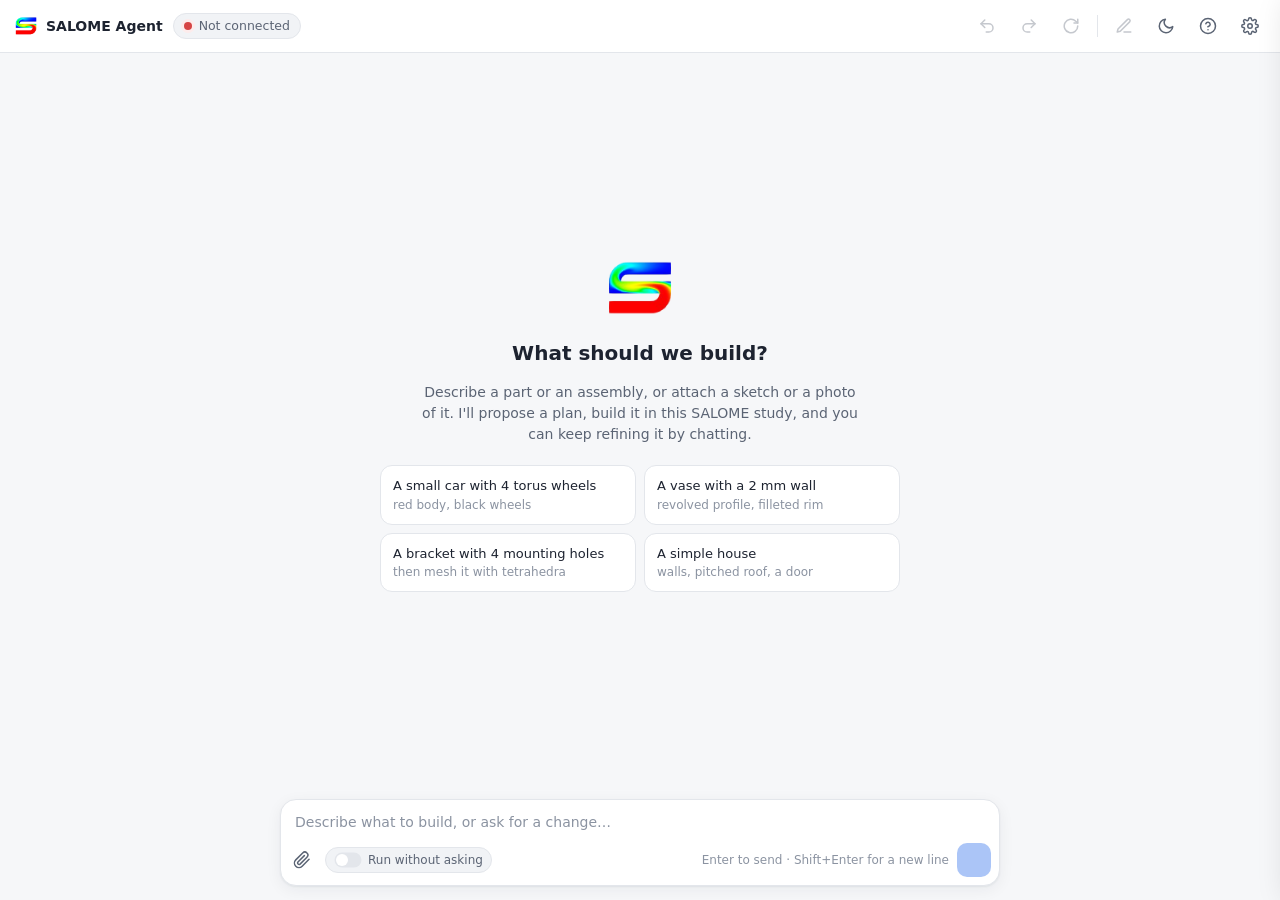
<file: salome_agent_gui/web/index.html>
<!doctype html>
<!-- Copyright (C) 2026  salome-agent authors, LGPL 2.1 or later -->
<html lang="en" data-theme="light">
<head>
<meta charset="utf-8">
<title>SALOME Agent</title>
<link rel="stylesheet" href="app.css">
<script src="qrc:///qtwebchannel/qwebchannel.js"></script>
<script src="app.js" defer></script>
</head>
<body class="is-empty">

<header class="header">
  <div class="brand"><img class="logo" src="salome-s.png" alt="">SALOME Agent</div>
  <span class="status off" id="status"><span class="dot"></span><span id="status-label">Not connected</span></span>
  <span class="spacer"></span>
  <button class="icon-btn" id="btn-undo" data-tip="Undo last turn" disabled><svg viewBox="0 0 24 24" fill="none" stroke="currentColor" stroke-width="2" stroke-linecap="round" stroke-linejoin="round"><path d="M9 14 4 9l5-5"/><path d="M4 9h10.5a5.5 5.5 0 0 1 0 11H11"/></svg></button>
  <button class="icon-btn" id="btn-redo" data-tip="Redo" disabled><svg viewBox="0 0 24 24" fill="none" stroke="currentColor" stroke-width="2" stroke-linecap="round" stroke-linejoin="round"><path d="m15 14 5-5-5-5"/><path d="M20 9H9.5a5.5 5.5 0 0 0 0 11H13"/></svg></button>
  <button class="icon-btn" id="btn-rebuild" data-tip="Rebuild the study from the model" disabled><svg viewBox="0 0 24 24" fill="none" stroke="currentColor" stroke-width="2" stroke-linecap="round" stroke-linejoin="round"><path d="M21 12a9 9 0 1 1-2.64-6.36L21 8"/><path d="M21 3v5h-5"/></svg></button>
  <span class="hdr-sep"></span>
  <button class="icon-btn" id="btn-new" data-tip="New conversation" disabled><svg viewBox="0 0 24 24" fill="none" stroke="currentColor" stroke-width="2" stroke-linecap="round" stroke-linejoin="round"><path d="M12 20h9"/><path d="M16.5 3.5a2.1 2.1 0 0 1 3 3L7 19l-4 1 1-4z"/></svg></button>
  <button class="icon-btn" id="btn-theme" data-tip="Dark theme"><svg class="i-moon" viewBox="0 0 24 24" fill="none" stroke="currentColor" stroke-width="2" stroke-linecap="round" stroke-linejoin="round"><path d="M21 12.8A9 9 0 1 1 11.2 3a7 7 0 0 0 9.8 9.8z"/></svg><svg class="i-sun" viewBox="0 0 24 24" fill="none" stroke="currentColor" stroke-width="2" stroke-linecap="round" stroke-linejoin="round"><circle cx="12" cy="12" r="4"/><path d="M12 2v2M12 20v2M4.9 4.9l1.4 1.4M17.7 17.7l1.4 1.4M2 12h2M20 12h2M4.9 19.1l1.4-1.4M17.7 6.3l1.4-1.4"/></svg></button>
  <button class="icon-btn" id="btn-help" data-tip="Help"><svg viewBox="0 0 24 24" fill="none" stroke="currentColor" stroke-width="2" stroke-linecap="round" stroke-linejoin="round"><circle cx="12" cy="12" r="10"/><path d="M9.1 9a3 3 0 0 1 5.8 1c0 2-3 3-3 3M12 17h.01"/></svg></button>
  <button class="icon-btn" id="btn-settings" data-tip="Settings"><svg viewBox="0 0 24 24" fill="none" stroke="currentColor" stroke-width="2" stroke-linecap="round" stroke-linejoin="round"><circle cx="12" cy="12" r="3"/><path d="M19.4 15a1.7 1.7 0 0 0 .3 1.8l.1.1a2 2 0 1 1-2.8 2.8l-.1-.1a1.7 1.7 0 0 0-1.8-.3 1.7 1.7 0 0 0-1 1.5V21a2 2 0 1 1-4 0v-.1a1.7 1.7 0 0 0-1.1-1.5 1.7 1.7 0 0 0-1.8.3l-.1.1a2 2 0 1 1-2.8-2.8l.1-.1a1.7 1.7 0 0 0 .3-1.8 1.7 1.7 0 0 0-1.5-1H3a2 2 0 1 1 0-4h.1a1.7 1.7 0 0 0 1.5-1.1 1.7 1.7 0 0 0-.3-1.8l-.1-.1a2 2 0 1 1 2.8-2.8l.1.1a1.7 1.7 0 0 0 1.8.3H9a1.7 1.7 0 0 0 1-1.5V3a2 2 0 1 1 4 0v.1a1.7 1.7 0 0 0 1 1.5 1.7 1.7 0 0 0 1.8-.3l.1-.1a2 2 0 1 1 2.8 2.8l-.1.1a1.7 1.7 0 0 0-.3 1.8V9a1.7 1.7 0 0 0 1.5 1H21a2 2 0 1 1 0 4h-.1a1.7 1.7 0 0 0-1.5 1z"/></svg></button>
</header>

<div class="banner" id="banner" hidden></div>
<div class="help" id="help" hidden>
  The first message starts a conversation: I propose a plan, you approve or edit it, and each
  stage is built in this SALOME study. Follow-up messages change that model ("make the roof
  taller", "add a chimney"). Undo and Redo step through turns; Rebuild recreates the study from
  the model when they got out of sync; New conversation starts over. While a conversation is
  open it keeps the agent server to itself. result.py and report.md are linked after each turn.
  Attach sketches, photos or drawings with the paperclip, by dropping them on the window or by
  pasting them: the model is built from what they show.
</div>

<div class="empty">
  <img class="logo-big" src="salome-s.png" alt="">
  <h2>What should we build?</h2>
  <p>Describe a part or an assembly, or attach a sketch or a photo of it. I'll propose a plan, build it in this SALOME study, and you can keep refining it by chatting.</p>
  <div class="suggestions">
    <button class="suggestion" data-text="A small car with 4 torus wheels, red body and black wheels">A small car with 4 torus wheels<small>red body, black wheels</small></button>
    <button class="suggestion" data-text="A vase with a 2 mm wall, revolved profile and a filleted rim">A vase with a 2 mm wall<small>revolved profile, filleted rim</small></button>
    <button class="suggestion" data-text="A bracket with 4 mounting holes, then mesh it with tetrahedra">A bracket with 4 mounting holes<small>then mesh it with tetrahedra</small></button>
    <button class="suggestion" data-text="A simple house with walls, a pitched roof and a door">A simple house<small>walls, pitched roof, a door</small></button>
  </div>
</div>

<main class="transcript" id="transcript"><div class="col" id="col"></div></main>

<div class="composer-wrap">
  <div class="composer" id="composer">
    <div class="attachments" id="attachments" hidden></div>
    <textarea id="input" rows="1" placeholder="Describe what to build, or ask for a change…"></textarea>
    <div class="composer-row">
      <button class="icon-btn tip-up" id="btn-attach" data-tip="Attach images"><svg viewBox="0 0 24 24" fill="none" stroke="currentColor" stroke-width="2" stroke-linecap="round" stroke-linejoin="round"><path d="m21.4 11.1-9.2 9.2a6 6 0 0 1-8.5-8.5l9.2-9.2a4 4 0 0 1 5.7 5.7l-9.2 9.2a2 2 0 0 1-2.8-2.8l8.5-8.5"/></svg></button>
      <input type="file" id="file" accept="image/png,image/jpeg,image/webp,image/gif,image/bmp" multiple hidden>
      <span class="mode" id="auto" title="Skips plan approval and the stage-failure prompt"><span class="switch small" id="batch-sw"></span>Run without asking</span>
      <span class="spacer"></span>
      <span class="hint" id="hint">Enter to send · Shift+Enter for a new line</span>
      <button class="send" id="send" title="Send" disabled></button>
    </div>
  </div>
</div>

<div class="drop-zone" id="drop-zone"><div>Drop images to attach them</div></div>
<div class="lightbox" id="lightbox" hidden><img id="lightbox-img" alt=""></div>

<div class="scrim" id="scrim"></div>
<aside class="drawer" id="drawer">
  <div class="drawer-head">Settings<span class="spacer"></span>
    <button class="icon-btn" id="btn-close-settings"><svg viewBox="0 0 24 24" fill="none" stroke="currentColor" stroke-width="2" stroke-linecap="round"><path d="M18 6 6 18M6 6l12 12"/></svg></button>
  </div>
  <div class="drawer-body">
    <div>
      <div class="section-title">Agent server</div>
      <div class="conn-card" id="conn-card"><span class="dot"></span><span id="conn-label"></span><span class="spacer"></span><button class="btn ghost small" id="btn-reconnect" title="Look for the agent server SALOME runs again">Reconnect</button></div>
    </div>
    <div>
      <div class="section-title">Model <span class="lock-note" id="model-lock" hidden>— modules and advanced locked while a conversation is open</span></div>
      <div class="toggle-row" title="Off: choose a model, or another endpoint, per module (e.g. a drawing reader for vision)"><div><div class="t-label">Same model for every module</div></div><span class="switch" id="set-shared"></span></div>
      <div class="field" title="Endpoint base URL, up to and including /v1"><label for="set-base-url">LLM base URL</label><input id="set-base-url"></div>
      <div class="row2">
        <div class="field" title="Model name sent with every request (each module uses it unless overridden below)"><label for="set-model">Model</label><input id="set-model"></div>
        <div class="field" title="Sent as Authorization: Bearer <key>; leave empty for an endpoint without auth"><label for="set-api-key">API key</label><input id="set-api-key" type="password"></div>
      </div>
      <div class="field" title="CA bundle for an HTTPS endpoint with a private CA; empty uses the system trust store"><label for="set-ssl-cert">CA certificate file</label><input id="set-ssl-cert" placeholder="System trust store"></div>
      <div id="module-rows" class="module-rows" hidden></div>
      <div class="err-note" id="models-error" hidden></div>
      <details class="advanced" id="set-advanced"><summary>Advanced</summary>
        <div class="row2">
          <div class="field" title="Approx tokens the model may think before it acts; past it the call is cut and re-asked once, a second cut ends the stage; 0 = no limit"><label for="set-budget">Reasoning budget (0 = off)</label><input id="set-budget" type="number" min="0" max="200000" step="1000"></div>
          <div class="field" title="How many times the image reader is sent its spec's errors (open outline, arc off its radius, hole outside...) to fix them; errors left go to the build"><label for="set-vision-fix">Vision fix rounds</label><input id="set-vision-fix" type="number" min="0" max="5" step="1"></div>
        </div>
        <div class="field" title="Seconds one LLM call may run in total; a call still generating at the limit is cut and not retried"><label for="set-timeout">LLM timeout (s)</label><input id="set-timeout" type="number" min="10" max="1800" step="10"></div>
      </details>
    </div>
    <div>
      <div class="section-title">Runs <span class="lock-note" id="run-lock" hidden>— locked while a conversation is open</span></div>
      <div class="toggle-row" title="Skips plan approval and the stage-failure prompt; a failed stage follows &quot;When a stage fails&quot;"><div><div class="t-label">Run without asking</div></div><span class="switch" id="set-batch"></span></div>
      <div class="row2">
        <div class="field" title="When running without asking: stop the run, or skip a stage that fails and go on"><label for="set-on-failure">When a stage fails</label><select id="set-on-failure"><option value="abort">Stop the run</option><option value="continue">Continue</option></select></div>
        <div class="field" title="Planner hints: geom is offered a small per-stage tool set and loads more on demand. All tools: the full geom set on every call"><label for="set-tools">Tools offered</label><select id="set-tools"><option value="hints">Planner hints</option><option value="all">All tools</option></select></div>
      </div>
      <div class="row2">
        <div class="field" title="How finely the planner splits a request into stages"><label for="set-detail">Plan detail</label><select id="set-detail"><option value="coarse">Fewer stages</option><option value="balanced">Balanced</option><option value="fine">More stages</option></select></div>
        <div class="field" title="How hard geom is pushed to measure where its shapes landed. Before finishing: check once at the end. Strict: measure after every move or boolean"><label for="set-cadence">Self-check</label><select id="set-cadence"><option value="none">Off</option><option value="final">Before finishing a stage</option><option value="strict">Strict</option></select></div>
      </div>
      <div class="row2">
        <div class="field" title="Most model turns one stage may take (a turn can carry several tool calls)"><label for="set-cap">Tool calls per stage</label><input id="set-cap" type="number" min="1" max="60" step="1"></div>
      </div>
      <div class="field" title="How much the run logs. LLM trace also writes every prompt, response and reasoning to the run folder"><label for="set-verbose">Log detail</label><select id="set-verbose"><option value="0">Normal</option><option value="1">Verbose</option><option value="2">LLM trace (-vv)</option></select></div>
      <div class="toggle-row" title="Debug: what the model thinks while it works, under each stage"><div><div class="t-label">Show model reasoning</div></div><span class="switch" id="set-reasoning"></span></div>
    </div>
    <div>
      <div class="section-title">Appearance</div>
      <div class="field" title="Chat window colours; Same as SALOME follows SALOME's theme"><label for="set-theme">Theme</label><select id="set-theme"><option value="system">Same as SALOME</option><option value="light">Light</option><option value="dark">Dark</option></select></div>
    </div>
    <div>
      <div class="section-title">Configuration file</div>
      <div class="path" id="config-path"></div>
      <div class="drawer-actions"><button class="btn" id="btn-load-config" title="Use another configuration file; the GUI reads and saves that file from now on, and starts on it next time. Locked while a conversation is open">Load config…</button><button class="btn" id="btn-edit-json" title="Edit the whole configuration file, including keys the form does not show">Edit JSON…</button></div>
    </div>
  </div>
  <div class="drawer-foot"><button class="btn" id="btn-cancel">Cancel</button><button class="btn primary" id="btn-save">Save</button></div>
</aside>

</body>
</html>
</file>
<file: salome_agent_gui/web/app.css>
/* Copyright (C) 2026  salome-agent authors, LGPL 2.1 or later */
:root {
  --bg: #f6f7f9;
  --surface: #ffffff;
  --surface-2: #f1f3f6;
  --border: #e3e6eb;
  --text: #1d2330;
  --text-2: #5b6474;
  --text-3: #8b93a1;
  --accent: #2f6fec;
  --accent-soft: #e8f0fe;
  --accent-text: #ffffff;
  --user-bubble: #2f6fec;
  --ok: #1f9d55;
  --ok-soft: #e6f6ec;
  --warn: #c77700;
  --warn-soft: #fff4e0;
  --err: #d64545;
  --err-soft: #fdecec;
  --badge-geom: #7a4fd6;
  --badge-geom-soft: #f1ebfd;
  --badge-smesh: #0e8a7e;
  --badge-smesh-soft: #e3f5f3;
  --badge-shaper: #b35c00;
  --badge-shaper-soft: #fdf0e3;
  --shadow: 0 1px 2px rgba(20, 30, 50, .06), 0 4px 16px rgba(20, 30, 50, .06);
  --radius: 14px;
  --mono: ui-monospace, "JetBrains Mono", "DejaVu Sans Mono", monospace;
}
[data-theme="dark"] {
  --bg: #15181e;
  --surface: #1c2028;
  --surface-2: #232833;
  --border: #2e3440;
  --text: #e6e9ef;
  --text-2: #a4acba;
  --text-3: #6f7888;
  --accent: #5b8ff9;
  --accent-soft: #1f2d4a;
  --user-bubble: #3a6ff0;
  --ok: #4cc27f;
  --ok-soft: #173325;
  --warn: #f0a93b;
  --warn-soft: #3a2c14;
  --err: #f07171;
  --err-soft: #3d1c1f;
  --badge-geom: #b39af5;
  --badge-geom-soft: #2d2445;
  --badge-smesh: #4fd1c1;
  --badge-smesh-soft: #163531;
  --badge-shaper: #f0a35c;
  --badge-shaper-soft: #3d2a17;
  --shadow: 0 1px 2px rgba(0,0,0,.3), 0 6px 20px rgba(0,0,0,.25);
}

* { box-sizing: border-box; }
[hidden] { display: none !important; }
html, body { margin: 0; height: 100%; }
body {
  font: 14px/1.5 system-ui, -apple-system, "Segoe UI", Cantarell, "Noto Sans", sans-serif;
  background: var(--bg);
  color: var(--text);
  display: flex; flex-direction: column;
  overflow: hidden; position: relative;
}
button { font: inherit; }

::-webkit-scrollbar { width: 10px; height: 10px; }
::-webkit-scrollbar-track { background: transparent; }
::-webkit-scrollbar-thumb { background: var(--border); border-radius: 999px; border: 2px solid var(--bg); }
::-webkit-scrollbar-thumb:hover { background: var(--text-3); }
::-webkit-scrollbar-button { display: none; }

/* ---- header ---- */
.header {
  flex: none;
  display: flex; align-items: center; gap: 10px;
  padding: 10px 14px;
  background: var(--surface);
  border-bottom: 1px solid var(--border);
}
.brand { display: flex; align-items: center; gap: 8px; font-weight: 650; flex: none; white-space: nowrap; }
.brand .logo { width: 24px; height: 24px; object-fit: contain; }
.status {
  display: inline-flex; align-items: center; gap: 7px;
  padding: 3px 10px; border-radius: 999px;
  background: var(--surface-2); color: var(--text-2); font-size: 12.5px;
  border: 1px solid var(--border);
  min-width: 0;
}
/* one line, cut with an ellipsis; the full text is in its tooltip */
#status-label { white-space: nowrap; overflow: hidden; text-overflow: ellipsis; min-width: 0; }
.dot { width: 8px; height: 8px; border-radius: 50%; background: var(--ok); box-shadow: 0 0 0 3px var(--ok-soft); flex: none; }
.status.off .dot, .conn-card.off .dot { background: var(--err); box-shadow: 0 0 0 3px var(--err-soft); }
.spacer { flex: 1; }
.icon-btn {
  width: 32px; height: 32px; border-radius: 8px;
  border: 1px solid transparent; background: transparent; color: var(--text-2);
  display: grid; place-items: center; cursor: pointer; position: relative; padding: 0;
}
.icon-btn:hover:not(:disabled) { background: var(--surface-2); color: var(--text); border-color: var(--border); }
.icon-btn:disabled { opacity: .35; cursor: default; }
.icon-btn svg { width: 18px; height: 18px; }
.icon-btn[data-tip]:hover:not(:disabled)::after {
  content: attr(data-tip);
  position: absolute; top: 38px; right: 0; white-space: nowrap; z-index: 5;
  background: var(--text); color: var(--surface); font-size: 12px;
  padding: 4px 8px; border-radius: 6px;
}
.hdr-sep { width: 1px; height: 22px; background: var(--border); }

.banner {
  flex: none; margin: 10px 18px 0; padding: 10px 14px; border-radius: 10px;
  background: var(--err-soft); color: var(--err); font-size: 13px;
}
.help {
  flex: none; margin: 10px 18px 0; padding: 12px 14px; border-radius: 10px;
  background: var(--surface); border: 1px solid var(--border); color: var(--text-2); font-size: 13px;
}

/* ---- transcript ---- */
.transcript { flex: 1; overflow-y: auto; padding: 20px 0 8px; }
.col { max-width: 720px; margin: 0 auto; padding: 0 18px; display: flex; flex-direction: column; gap: 18px; }

.msg-user { display: flex; justify-content: flex-end; }
.msg-user { flex-direction: column; align-items: flex-end; gap: 6px; }
.msg-images { display: flex; flex-wrap: wrap; justify-content: flex-end; gap: 6px; max-width: 78%; }
.msg-images img {
  width: 120px; height: 120px; object-fit: cover; border-radius: 12px; cursor: zoom-in;
  border: 1px solid var(--border); background: var(--surface-2);
}
.msg-images img:only-child { width: auto; height: auto; max-width: 260px; max-height: 220px; }
.msg-user .bubble {
  max-width: 78%;
  background: var(--user-bubble); color: #fff;
  padding: 9px 14px; border-radius: 18px 18px 4px 18px;
  white-space: pre-wrap; word-break: break-word;
}

.msg-agent { display: flex; gap: 10px; align-items: flex-start; }
.avatar { flex: none; width: 26px; height: 26px; object-fit: contain; margin-top: 3px; }
.agent-body { flex: 1; min-width: 0; display: flex; flex-direction: column; gap: 10px; }
.agent-text { color: var(--text); }
.agent-text .muted, .agent-text.muted { color: var(--text-2); }

.card {
  background: var(--surface);
  border: 1px solid var(--border);
  border-radius: var(--radius);
  box-shadow: var(--shadow);
  overflow: hidden;
}
.card-head {
  display: flex; align-items: center; gap: 8px;
  padding: 10px 14px; border-bottom: 1px solid var(--border);
  font-weight: 600; font-size: 13.5px;
}
.card-head svg { width: 16px; height: 16px; flex: none; }
.card-head .count { color: var(--text-3); font-weight: 500; }
.card-head .meta { color: var(--text-3); font-size: 12px; font-weight: 500; }
.agent-text .meta { margin-left: 8px; color: var(--text-3); font-size: 12px; }
.card-foot {
  display: flex; flex-wrap: wrap; align-items: center; gap: 8px;
  padding: 10px 14px; border-top: 1px solid var(--border); background: var(--surface-2);
}

.steps { list-style: none; margin: 0; padding: 6px 0; }
.step { display: flex; gap: 10px; align-items: flex-start; padding: 7px 14px; }
.step .st { flex: none; width: 20px; height: 20px; border-radius: 50%; display: grid; place-items: center; margin-top: 1px; }
.step .st svg { width: 12px; height: 12px; }
.st.ok { background: var(--ok-soft); color: var(--ok); }
.st.run { color: var(--accent); }
.st.fail { background: var(--err-soft); color: var(--err); }
.st.pend { border: 1.5px dashed var(--text-3); }
.st.skip { background: var(--surface-2); color: var(--text-3); }
.st.stopped { background: var(--surface-2); color: var(--text-3); }
.st.stopped svg { width: 9px; height: 9px; }
.step .main { flex: 1; min-width: 0; }
.step .line { display: flex; gap: 8px; align-items: flex-start; }
.step .line > .mod, .step .line > .badge { flex: none; }
.step .intent { flex: 1; min-width: 0; color: var(--text); word-break: break-word; line-height: 20px; }
.step.pending .intent { color: var(--text-2); }
.step .meta { flex: none; color: var(--text-3); font-size: 12px; line-height: 20px; margin-left: auto; white-space: nowrap; }
.err {
  margin-top: 6px; padding: 8px 10px; border-radius: 8px;
  background: var(--err-soft); color: var(--err); font-size: 12.5px; white-space: pre-wrap;
  font-family: var(--mono); word-break: break-word;
}
.mod { width: 20px; height: 20px; flex: none; object-fit: contain; }
.badge {
  display: inline-block; font-size: 11px; font-weight: 700; letter-spacing: .04em;
  padding: 1px 7px; border-radius: 6px; text-transform: uppercase;
  color: var(--text-2); background: var(--surface-2);
}
.badge.geom { color: var(--badge-geom); background: var(--badge-geom-soft); }
.badge.smesh { color: var(--badge-smesh); background: var(--badge-smesh-soft); }
.badge.shaper { color: var(--badge-shaper); background: var(--badge-shaper-soft); }

.spin { animation: spin 1s linear infinite; }
@keyframes spin { to { transform: rotate(360deg); } }

.btn {
  display: inline-flex; align-items: center; gap: 6px;
  font-size: 13px; font-weight: 550;
  padding: 6px 12px; border-radius: 8px; cursor: pointer;
  border: 1px solid var(--border); background: var(--surface); color: var(--text);
}
.btn:hover:not(:disabled) { background: var(--surface-2); }
.btn:disabled { opacity: .5; cursor: default; }
.btn svg { width: 15px; height: 15px; }
.btn.primary { background: var(--accent); border-color: var(--accent); color: var(--accent-text); }
.btn.primary:hover:not(:disabled) { background: var(--accent); filter: brightness(1.07); }
.btn.ghost { border-color: transparent; background: transparent; color: var(--text-2); }
.btn.ghost:hover:not(:disabled) { background: var(--surface); border-color: var(--border); }
.btn.danger, .btn.ghost.danger { color: var(--err); }
.btn.small { padding: 2px 8px; }

.gate-warn { border-color: var(--warn); }
.gate-warn .card-head { color: var(--warn); background: var(--warn-soft); }
.gate-body { padding: 10px 14px; }
.gate-body .err { margin-top: 0; }
.err-line { margin-top: 6px; color: var(--text-3); font-size: 12px; }
.hint-box { display: flex; gap: 8px; align-items: flex-end; padding: 10px 14px; border-top: 1px solid var(--border); }
.hint-box textarea {
  flex: 1; font: inherit; color: var(--text); background: var(--surface-2);
  border: 1px solid var(--border); border-radius: 8px; padding: 7px 10px; resize: vertical;
}

.result { display: flex; flex-direction: column; gap: 8px; }
.result-line { display: flex; align-items: center; gap: 8px; font-weight: 600; flex-wrap: wrap; }
.result-line .result-msg { font-weight: 400; color: var(--text-2); }
.res-ic { display: grid; }
.res-ic svg { width: 18px; height: 18px; }
.result-line.ok .res-ic { color: var(--ok); }
.result-line.bad .res-ic { color: var(--err); }
.result-line.warn .res-ic { color: var(--warn); }
.result-line.info .res-ic { color: var(--accent); }
.result-line.muted .res-ic { color: var(--text-3); }
.result > .err { margin-top: 0; }
.result-warning { display: flex; align-items: flex-start; gap: 8px; margin-top: 6px; padding: 6px 10px;
  border-radius: 8px; background: var(--warn-soft); color: var(--text); font-size: 12.5px; }
.result-warning .res-ic { color: var(--warn); flex: none; }
.chips { display: flex; flex-wrap: wrap; gap: 6px; }
.chip {
  display: inline-flex; align-items: center; gap: 6px;
  padding: 4px 10px; border-radius: 999px; font-size: 12.5px;
  border: 1px solid var(--border); background: var(--surface); color: var(--text-2);
}
button.chip { cursor: pointer; }
button.chip:hover { color: var(--accent); border-color: var(--accent); }
.chip svg { width: 13px; height: 13px; }
details.objects summary {
  cursor: pointer; color: var(--text-2); font-size: 13px; list-style: none;
  display: inline-flex; align-items: center; gap: 4px;
}
details.objects summary::-webkit-details-marker { display: none; }
details.objects summary svg { width: 14px; height: 14px; transition: transform .15s; }
details.objects[open] summary svg { transform: rotate(90deg); }
details.objects .chips { margin-top: 8px; }
.usage { color: var(--text-3); font-size: 12px; display: flex; gap: 6px; flex-wrap: wrap; font-weight: 400; }
.usage span + span::before { content: "·"; margin-right: 6px; }

.edits { list-style: none; margin: 0; padding: 8px 14px; display: flex; flex-direction: column; gap: 6px; }
.edits li { display: flex; gap: 8px; align-items: baseline; font-size: 13px; flex-wrap: wrap; }
.edits code {
  font-family: var(--mono); font-size: 12.5px; background: var(--surface-2);
  padding: 1px 6px; border-radius: 5px; word-break: break-all;
}
.edits .old { color: var(--err); text-decoration: line-through; }
.edits .new { color: var(--ok); font-weight: 600; }
.edits .arrow { color: var(--text-3); }

.note {
  align-self: center; color: var(--text-3); font-size: 12.5px;
  display: flex; align-items: center; gap: 10px; width: 100%; text-align: center;
}
.note::before, .note::after { content: ""; flex: 1; height: 1px; background: var(--border); }

/* ---- empty state ---- */
.empty {
  flex: 1; display: none; flex-direction: column; align-items: center; justify-content: center;
  gap: 14px; padding: 24px; text-align: center;
}
.empty .logo-big { width: 72px; height: 72px; object-fit: contain; }
.empty h2 { margin: 0; font-size: 20px; }
.empty p { margin: 0; color: var(--text-2); max-width: 440px; }
.suggestions { display: grid; grid-template-columns: repeat(2, minmax(0, 1fr)); gap: 8px; margin-top: 6px; width: 100%; max-width: 520px; }
.suggestion {
  text-align: left; padding: 10px 12px; border-radius: 12px; cursor: pointer;
  border: 1px solid var(--border); background: var(--surface); color: var(--text); font-size: 13px;
}
.suggestion:hover { border-color: var(--accent); }
.suggestion small { display: block; color: var(--text-3); font-size: 12px; }
body.is-empty .transcript { display: none; }
body.is-empty .empty { display: flex; }

/* ---- composer ---- */
.composer-wrap { flex: none; padding: 8px 18px 14px; }
.composer {
  max-width: 720px; margin: 0 auto;
  background: var(--surface); border: 1px solid var(--border); border-radius: 16px;
  box-shadow: var(--shadow);
  display: flex; flex-direction: column;
  transition: border-color .15s, box-shadow .15s;
}
.composer:focus-within { border-color: var(--accent); box-shadow: 0 0 0 3px var(--accent-soft); }
.composer textarea {
  border: 0; outline: 0; resize: none; background: transparent; color: var(--text);
  font: inherit; padding: 12px 14px 4px; min-height: 24px; max-height: 180px;
}
.composer textarea::placeholder { color: var(--text-3); }
.attachments { display: flex; flex-wrap: wrap; gap: 8px; padding: 10px 12px 0; }
.thumb { position: relative; width: 64px; height: 64px; }
.thumb img {
  width: 100%; height: 100%; object-fit: cover; border-radius: 10px; cursor: zoom-in;
  border: 1px solid var(--border); background: var(--surface-2);
}
.thumb .remove {
  position: absolute; top: -6px; right: -6px; width: 20px; height: 20px; padding: 0;
  border-radius: 50%; border: 2px solid var(--surface); background: var(--text); color: var(--surface);
  display: grid; place-items: center; cursor: pointer;
}
.thumb .remove svg { width: 10px; height: 10px; }
.composer-row .icon-btn { width: 30px; height: 30px; margin-left: -6px; }
.icon-btn.tip-up[data-tip]:hover:not(:disabled)::after { top: auto; bottom: 36px; left: 0; right: auto; }
.composer-row .hint.error { color: var(--err); }
.composer-row { display: flex; align-items: center; gap: 8px; padding: 6px 8px 8px 12px; }
.composer-row .hint { color: var(--text-3); font-size: 12px; }
.mode {
  display: inline-flex; align-items: center; gap: 6px; font-size: 12px; color: var(--text-2);
  padding: 3px 8px; border-radius: 999px; background: var(--surface-2); border: 1px solid var(--border);
  cursor: pointer; user-select: none;
}
.mode.disabled { opacity: .5; cursor: default; }
.send {
  width: 34px; height: 34px; border-radius: 10px; border: 0; cursor: pointer;
  background: var(--accent); color: #fff; display: grid; place-items: center; padding: 0;
}
.send svg { width: 17px; height: 17px; }
.send.stop { background: var(--text); color: var(--surface); }
.send:disabled { opacity: .4; cursor: default; }

/* ---- image drop and viewer ---- */
.drop-zone {
  position: absolute; inset: 8px; z-index: 20; display: none; place-items: center;
  border: 2px dashed var(--accent); border-radius: 16px; background: var(--accent-soft);
  color: var(--accent); font-weight: 600; pointer-events: none; opacity: .95;
}
body.dragging .drop-zone { display: grid; }
.lightbox {
  position: absolute; inset: 0; z-index: 30; display: grid; place-items: center;
  background: rgba(10, 14, 22, .8); cursor: zoom-out; padding: 24px;
}
.lightbox[hidden] { display: none; }
.lightbox img { max-width: 100%; max-height: 100%; object-fit: contain; border-radius: 8px; background: #fff; }

/* ---- settings drawer ---- */
.scrim {
  position: absolute; inset: 0; background: rgba(10, 14, 22, .35);
  opacity: 0; pointer-events: none; transition: opacity .2s;
}
.drawer {
  position: absolute; top: 0; right: 0; bottom: 0; width: 380px; max-width: 92%;
  background: var(--surface); border-left: 1px solid var(--border);
  box-shadow: -10px 0 30px rgba(0,0,0,.15);
  transform: translateX(105%); transition: transform .22s ease;
  display: flex; flex-direction: column;
}
body.settings-open .scrim { opacity: 1; pointer-events: auto; }
body.settings-open .drawer { transform: none; }
.drawer-head { display: flex; align-items: center; padding: 14px 16px; border-bottom: 1px solid var(--border); font-weight: 650; }
.drawer-body { flex: 1; overflow-y: auto; overflow-x: hidden; padding: 14px 16px; display: flex; flex-direction: column; gap: 18px; }
.drawer-foot { padding: 12px 16px; border-top: 1px solid var(--border); display: flex; gap: 8px; justify-content: flex-end; }
.drawer-actions { margin-top: 8px; display: flex; gap: 8px; flex-wrap: wrap; }
.section-title { font-size: 11.5px; font-weight: 700; letter-spacing: .06em; text-transform: uppercase; color: var(--text-3); margin-bottom: 8px; }
.lock-note { text-transform: none; letter-spacing: 0; font-weight: 500; }
.field { display: flex; flex-direction: column; gap: 4px; margin-bottom: 10px; }
.field label { font-size: 12.5px; color: var(--text-2); }
.field input, .field select {
  font: inherit; font-size: 13.5px; color: var(--text); min-width: 0; width: 100%;
  background: var(--surface-2); border: 1px solid var(--border); border-radius: 8px; padding: 7px 10px;
}
.field input:focus, .field select:focus { outline: 2px solid var(--accent-soft); border-color: var(--accent); }
.field select:disabled, .field input:disabled { opacity: .5; }
.row2 { display: grid; grid-template-columns: minmax(0, 1fr) minmax(0, 1fr); gap: 10px; }
.row2 > .field { justify-content: flex-end; }   /* a wrapped label keeps the inputs level */
.toggle-row { display: flex; align-items: center; justify-content: space-between; gap: 10px; padding: 6px 0; }
.toggle-row .t-label { font-size: 13.5px; }
.toggle-row .t-help { font-size: 12px; color: var(--text-3); }
.switch { width: 36px; height: 20px; border-radius: 999px; background: var(--border); position: relative; flex: none; cursor: pointer; }
.switch::after { content: ""; position: absolute; top: 2px; left: 2px; width: 16px; height: 16px; border-radius: 50%; background: #fff; transition: left .15s; }
.switch.on { background: var(--accent); }
.switch.on::after { left: 18px; }
.switch.small { transform: scale(.75); margin: -2px -4px; }
.switch.disabled { opacity: .5; cursor: default; }
.conn-card { display: flex; align-items: center; gap: 10px; padding: 10px 12px; border-radius: 10px; background: var(--ok-soft); color: var(--ok); font-size: 13px; }
.conn-card.off { background: var(--err-soft); color: var(--err); }
.path { font-family: var(--mono); font-size: 12px; color: var(--text-2); word-break: break-all; }

/* header theme button: show the theme a click switches to */
#btn-theme .i-sun { display: none; }
[data-theme="dark"] #btn-theme .i-sun { display: block; }
[data-theme="dark"] #btn-theme .i-moon { display: none; }

/* objects a finished step made */
.step-objs { display: flex; flex-wrap: wrap; gap: 4px; margin-top: 5px; }
.chip.mini { padding: 1px 7px; font-size: 11.5px; font-family: var(--mono); cursor: default; }

/* model reasoning (debug switch in settings) */
.reasoning { display: none; margin-top: 6px; font-size: 12px; }
body.show-reasoning .reasoning { display: block; }
.turn-reasoning:empty { display: none; }
.turn-reasoning .reasoning { margin: 0 0 8px; }
.reasoning > summary { cursor: pointer; color: var(--text-3); user-select: none; }
.reasoning .r-body { max-height: 260px; overflow: auto; margin-top: 4px; padding: 6px 8px;
  border: 1px solid var(--border); border-radius: 6px; }
.reasoning .r-call + .r-call { border-top: 1px solid var(--border); margin-top: 6px; padding-top: 6px; }
.reasoning .r-think { color: var(--text-3); white-space: pre-wrap; word-break: break-word; }
.reasoning .r-prose { color: var(--text); white-space: pre-wrap; word-break: break-word; }
.reasoning .r-think:empty, .reasoning .r-prose:empty { display: none; }

.module-rows { display: flex; flex-direction: column; gap: 8px; margin: 4px 0 10px; }
.mod-row { border: 1px solid var(--border); border-radius: 8px; padding: 8px 10px; background: var(--surface-2); }
.mod-line { display: flex; align-items: center; gap: 8px; }
.mod-name { flex: none; width: 76px; font-size: 12.5px; color: var(--text-2); }
.mod-model { flex: 1; min-width: 0; }
.mod-line input { padding: 5px 8px; border: 1px solid var(--border); border-radius: 6px; background: var(--surface); color: var(--text); font: inherit; font-size: 12.5px; }
.mod-line input:disabled, .mod-endpoint input:disabled { opacity: .5; }
.linkish { flex: none; border: 0; background: none; padding: 0; color: var(--accent); font: inherit; font-size: 12px; cursor: pointer; }
.mod-endpoint { margin-top: 8px; }
.mod-row .t-help { font-size: 12px; color: var(--text-3); }
.json-only { margin-top: 6px; }
.err-note { margin-bottom: 10px; padding: 8px 10px; border-radius: 8px; background: var(--err-soft); color: var(--err); font-size: 12.5px; }
details.advanced > summary { cursor: pointer; font-size: 13px; color: var(--text-2); margin-bottom: 8px; }

.vision-card { margin-bottom: 10px; }
.vision-card .card-head .meta { margin-left: auto; color: var(--text-3); font-size: 12px; font-weight: 500; }
.vision-card .card-head .st { width: 20px; height: 20px; border-radius: 50%; display: grid; place-items: center; }
.vision-card .card-head .st svg { width: 12px; height: 12px; }
.st.warn { background: var(--warn-soft); color: var(--warn); }
.vision-body { padding: 8px 14px 10px; display: flex; flex-direction: column; gap: 6px; font-size: 13px; }
.vision-facts { color: var(--text-2); font-size: 12.5px; }
.vision-check > summary { cursor: pointer; color: var(--text-2); }
.vision-check ul { margin: 4px 0 0; padding-left: 18px; font-family: var(--mono); font-size: 12px; color: var(--text-2); }
.vision-result.warn { color: var(--warn); }
</file>
